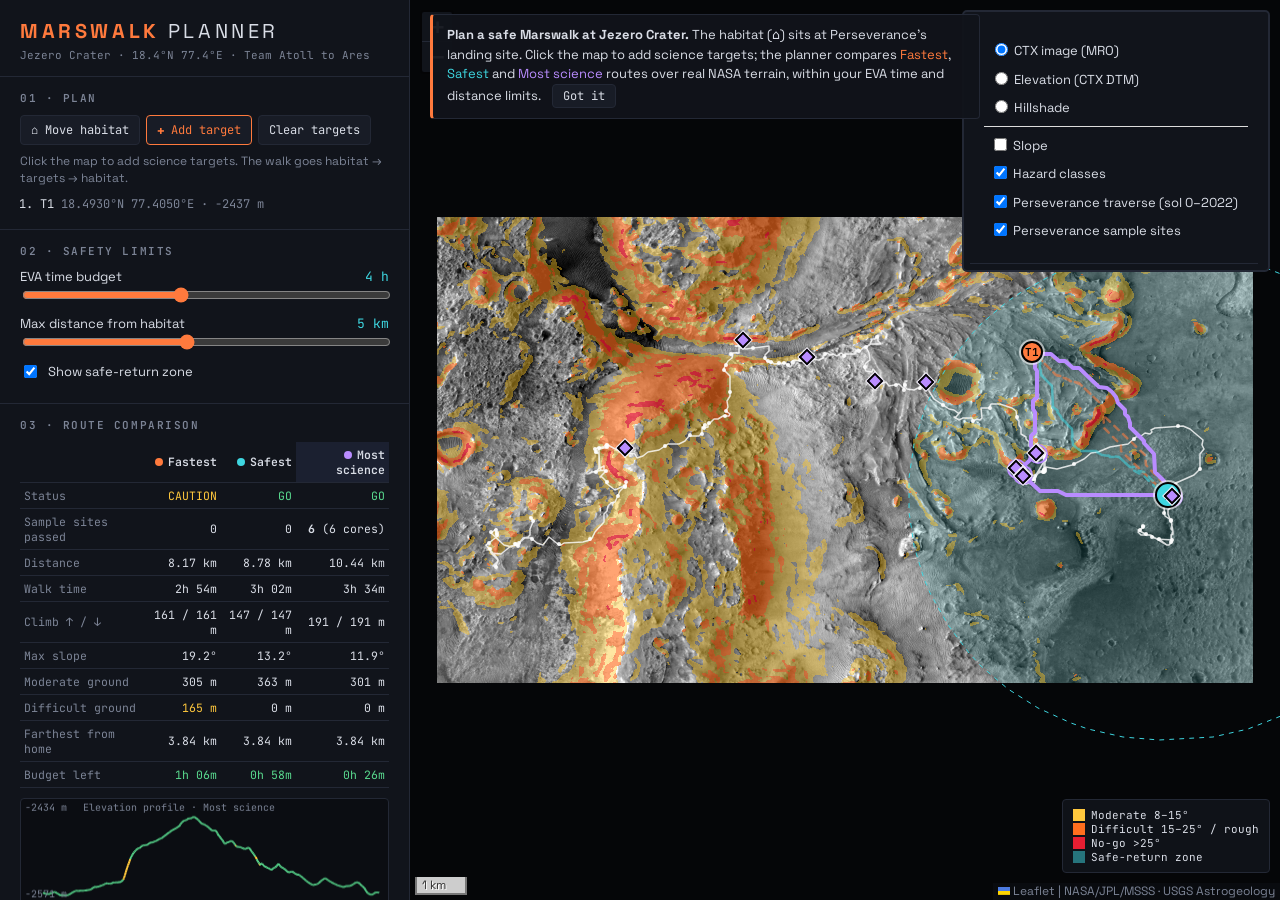
<file: docs/index.html>
<!DOCTYPE html>
<html lang="en">
<head>
<meta charset="utf-8">
<meta name="viewport" content="width=device-width, initial-scale=1">
<title>Marswalk Planner · Jezero Crater</title>
<link rel="stylesheet" href="lib/leaflet.css">
<link rel="preconnect" href="https://fonts.googleapis.com">
<link href="https://fonts.googleapis.com/css2?family=JetBrains+Mono:wght@400;600&family=Space+Grotesk:wght@400;500;700&display=swap" rel="stylesheet">
<link rel="stylesheet" href="style.css?v=3">
</head>
<body>
<aside id="panel">
  <header>
    <div class="brand">MARSWALK<span>PLANNER</span></div>
    <div class="sub">Jezero Crater · 18.4°N 77.4°E · Team Atoll to Ares</div>
  </header>

  <section>
    <h2>01 · Plan</h2>
    <div class="modes">
      <button data-mode="habitat" class="mode">⌂ Move habitat</button>
      <button data-mode="target" class="mode active">✚ Add target</button>
      <button id="clear">Clear targets</button>
    </div>
    <p class="hint" id="hint">Click the map to add science targets. The walk goes habitat → targets → habitat.</p>
    <ol id="targets"></ol>
  </section>

  <section>
    <h2>02 · Safety limits</h2>
    <label>EVA time budget <b id="budgetV"></b>
      <input type="range" id="budget" min="1" max="8" step="0.5" value="4"></label>
    <label>Max distance from habitat <b id="radiusV"></b>
      <input type="range" id="radius" min="1" max="10" step="0.5" value="5"></label>
    <label class="check"><input type="checkbox" id="showZone" checked> Show safe-return zone</label>
  </section>

  <section>
    <h2>03 · Route comparison</h2>
    <div id="compare"><p class="hint">Add a target to compute routes.</p></div>
    <canvas id="profile" width="340" height="120"></canvas>
  </section>

  <section>
    <h2>04 · Science targets</h2>
    <div id="card"><p class="hint">Click a ◆ Perseverance sample site for details. Sample locations = rover position on the sol the tube was sealed.</p></div>
  </section>

  <footer>Data: NASA/JPL-Caltech · MRO CTX · Mars 2020 Perseverance · USGS Astrogeology. <a href="#" id="aboutLink">About &amp; method</a></footer>
</aside>

<main id="map"></main>
<div id="intro">
  <b>Plan a safe Marswalk at Jezero Crater.</b> The habitat (⌂) sits at Perseverance's landing site.
  Click the map to add science targets; the planner compares <span style="color:#ff7a3d">Fastest</span>,
  <span style="color:#3ed6e0">Safest</span> and <span style="color:#b98cff">Most science</span> routes over real NASA terrain,
  within your EVA time and distance limits. <button id="closeIntro">Got it</button>
</div>

<div id="about" class="modal hidden"><div class="card">
  <h3>How it works</h3>
  <p><b>Terrain.</b> A 20 m elevation model of Jezero (MRO CTX stereo, USGS) is turned into slope and roughness. Each 20 m cell gets a hazard class: easy &lt;8°, moderate 8–15°, difficult 15–25°, no-go &gt;25°.</p>
  <p><b>Routing.</b> A* search finds the least-cost path across the grid. Cost = walking time from a Tobler hiking model (uphill and steep downhill are slower) × a hazard penalty that depends on the route profile.</p>
  <p><b>Safety.</b> A reverse search from the habitat gives the return time from every cell. The safe-return zone shows where an astronaut can walk to and back within the EVA budget. The turn-back point is the last spot on the route where you can still get home in time.</p>
  <p class="hint">Assumptions: suited walking speed = 60% of Earth Tobler speed; 20 m data misses boulders &lt;20 m. Not for real mission use.</p>
  <button id="closeAbout">Close</button>
</div></div>

<script src="lib/leaflet.js"></script>
<script src="app.js?v=3"></script>
</body>
</html>
</file>
<file: docs/lib/leaflet.css>
/* required styles */

.leaflet-pane,
.leaflet-tile,
.leaflet-marker-icon,
.leaflet-marker-shadow,
.leaflet-tile-container,
.leaflet-pane > svg,
.leaflet-pane > canvas,
.leaflet-zoom-box,
.leaflet-image-layer,
.leaflet-layer {
	position: absolute;
	left: 0;
	top: 0;
	}
.leaflet-container {
	overflow: hidden;
	}
.leaflet-tile,
.leaflet-marker-icon,
.leaflet-marker-shadow {
	-webkit-user-select: none;
	   -moz-user-select: none;
	        user-select: none;
	  -webkit-user-drag: none;
	}
/* Prevents IE11 from highlighting tiles in blue */
.leaflet-tile::selection {
	background: transparent;
}
/* Safari renders non-retina tile on retina better with this, but Chrome is worse */
.leaflet-safari .leaflet-tile {
	image-rendering: -webkit-optimize-contrast;
	}
/* hack that prevents hw layers "stretching" when loading new tiles */
.leaflet-safari .leaflet-tile-container {
	width: 1600px;
	height: 1600px;
	-webkit-transform-origin: 0 0;
	}
.leaflet-marker-icon,
.leaflet-marker-shadow {
	display: block;
	}
/* .leaflet-container svg: reset svg max-width decleration shipped in Joomla! (joomla.org) 3.x */
/* .leaflet-container img: map is broken in FF if you have max-width: 100% on tiles */
.leaflet-container .leaflet-overlay-pane svg {
	max-width: none !important;
	max-height: none !important;
	}
.leaflet-container .leaflet-marker-pane img,
.leaflet-container .leaflet-shadow-pane img,
.leaflet-container .leaflet-tile-pane img,
.leaflet-container img.leaflet-image-layer,
.leaflet-container .leaflet-tile {
	max-width: none !important;
	max-height: none !important;
	width: auto;
	padding: 0;
	}

.leaflet-container img.leaflet-tile {
	/* See: https://bugs.chromium.org/p/chromium/issues/detail?id=600120 */
	mix-blend-mode: plus-lighter;
}

.leaflet-container.leaflet-touch-zoom {
	-ms-touch-action: pan-x pan-y;
	touch-action: pan-x pan-y;
	}
.leaflet-container.leaflet-touch-drag {
	-ms-touch-action: pinch-zoom;
	/* Fallback for FF which doesn't support pinch-zoom */
	touch-action: none;
	touch-action: pinch-zoom;
}
.leaflet-container.leaflet-touch-drag.leaflet-touch-zoom {
	-ms-touch-action: none;
	touch-action: none;
}
.leaflet-container {
	-webkit-tap-highlight-color: transparent;
}
.leaflet-container a {
	-webkit-tap-highlight-color: rgba(51, 181, 229, 0.4);
}
.leaflet-tile {
	filter: inherit;
	visibility: hidden;
	}
.leaflet-tile-loaded {
	visibility: inherit;
	}
.leaflet-zoom-box {
	width: 0;
	height: 0;
	-moz-box-sizing: border-box;
	     box-sizing: border-box;
	z-index: 800;
	}
/* workaround for https://bugzilla.mozilla.org/show_bug.cgi?id=888319 */
.leaflet-overlay-pane svg {
	-moz-user-select: none;
	}

.leaflet-pane         { z-index: 400; }

.leaflet-tile-pane    { z-index: 200; }
.leaflet-overlay-pane { z-index: 400; }
.leaflet-shadow-pane  { z-index: 500; }
.leaflet-marker-pane  { z-index: 600; }
.leaflet-tooltip-pane   { z-index: 650; }
.leaflet-popup-pane   { z-index: 700; }

.leaflet-map-pane canvas { z-index: 100; }
.leaflet-map-pane svg    { z-index: 200; }

.leaflet-vml-shape {
	width: 1px;
	height: 1px;
	}
.lvml {
	behavior: url(#default#VML);
	display: inline-block;
	position: absolute;
	}


/* control positioning */

.leaflet-control {
	position: relative;
	z-index: 800;
	pointer-events: visiblePainted; /* IE 9-10 doesn't have auto */
	pointer-events: auto;
	}
.leaflet-top,
.leaflet-bottom {
	position: absolute;
	z-index: 1000;
	pointer-events: none;
	}
.leaflet-top {
	top: 0;
	}
.leaflet-right {
	right: 0;
	}
.leaflet-bottom {
	bottom: 0;
	}
.leaflet-left {
	left: 0;
	}
.leaflet-control {
	float: left;
	clear: both;
	}
.leaflet-right .leaflet-control {
	float: right;
	}
.leaflet-top .leaflet-control {
	margin-top: 10px;
	}
.leaflet-bottom .leaflet-control {
	margin-bottom: 10px;
	}
.leaflet-left .leaflet-control {
	margin-left: 10px;
	}
.leaflet-right .leaflet-control {
	margin-right: 10px;
	}


/* zoom and fade animations */

.leaflet-fade-anim .leaflet-popup {
	opacity: 0;
	-webkit-transition: opacity 0.2s linear;
	   -moz-transition: opacity 0.2s linear;
	        transition: opacity 0.2s linear;
	}
.leaflet-fade-anim .leaflet-map-pane .leaflet-popup {
	opacity: 1;
	}
.leaflet-zoom-animated {
	-webkit-transform-origin: 0 0;
	    -ms-transform-origin: 0 0;
	        transform-origin: 0 0;
	}
svg.leaflet-zoom-animated {
	will-change: transform;
}

.leaflet-zoom-anim .leaflet-zoom-animated {
	-webkit-transition: -webkit-transform 0.25s cubic-bezier(0,0,0.25,1);
	   -moz-transition:    -moz-transform 0.25s cubic-bezier(0,0,0.25,1);
	        transition:         transform 0.25s cubic-bezier(0,0,0.25,1);
	}
.leaflet-zoom-anim .leaflet-tile,
.leaflet-pan-anim .leaflet-tile {
	-webkit-transition: none;
	   -moz-transition: none;
	        transition: none;
	}

.leaflet-zoom-anim .leaflet-zoom-hide {
	visibility: hidden;
	}


/* cursors */

.leaflet-interactive {
	cursor: pointer;
	}
.leaflet-grab {
	cursor: -webkit-grab;
	cursor:    -moz-grab;
	cursor:         grab;
	}
.leaflet-crosshair,
.leaflet-crosshair .leaflet-interactive {
	cursor: crosshair;
	}
.leaflet-popup-pane,
.leaflet-control {
	cursor: auto;
	}
.leaflet-dragging .leaflet-grab,
.leaflet-dragging .leaflet-grab .leaflet-interactive,
.leaflet-dragging .leaflet-marker-draggable {
	cursor: move;
	cursor: -webkit-grabbing;
	cursor:    -moz-grabbing;
	cursor:         grabbing;
	}

/* marker & overlays interactivity */
.leaflet-marker-icon,
.leaflet-marker-shadow,
.leaflet-image-layer,
.leaflet-pane > svg path,
.leaflet-tile-container {
	pointer-events: none;
	}

.leaflet-marker-icon.leaflet-interactive,
.leaflet-image-layer.leaflet-interactive,
.leaflet-pane > svg path.leaflet-interactive,
svg.leaflet-image-layer.leaflet-interactive path {
	pointer-events: visiblePainted; /* IE 9-10 doesn't have auto */
	pointer-events: auto;
	}

/* visual tweaks */

.leaflet-container {
	background: #ddd;
	outline-offset: 1px;
	}
.leaflet-container a {
	color: #0078A8;
	}
.leaflet-zoom-box {
	border: 2px dotted #38f;
	background: rgba(255,255,255,0.5);
	}


/* general typography */
.leaflet-container {
	font-family: "Helvetica Neue", Arial, Helvetica, sans-serif;
	font-size: 12px;
	font-size: 0.75rem;
	line-height: 1.5;
	}


/* general toolbar styles */

.leaflet-bar {
	box-shadow: 0 1px 5px rgba(0,0,0,0.65);
	border-radius: 4px;
	}
.leaflet-bar a {
	background-color: #fff;
	border-bottom: 1px solid #ccc;
	width: 26px;
	height: 26px;
	line-height: 26px;
	display: block;
	text-align: center;
	text-decoration: none;
	color: black;
	}
.leaflet-bar a,
.leaflet-control-layers-toggle {
	background-position: 50% 50%;
	background-repeat: no-repeat;
	display: block;
	}
.leaflet-bar a:hover,
.leaflet-bar a:focus {
	background-color: #f4f4f4;
	}
.leaflet-bar a:first-child {
	border-top-left-radius: 4px;
	border-top-right-radius: 4px;
	}
.leaflet-bar a:last-child {
	border-bottom-left-radius: 4px;
	border-bottom-right-radius: 4px;
	border-bottom: none;
	}
.leaflet-bar a.leaflet-disabled {
	cursor: default;
	background-color: #f4f4f4;
	color: #bbb;
	}

.leaflet-touch .leaflet-bar a {
	width: 30px;
	height: 30px;
	line-height: 30px;
	}
.leaflet-touch .leaflet-bar a:first-child {
	border-top-left-radius: 2px;
	border-top-right-radius: 2px;
	}
.leaflet-touch .leaflet-bar a:last-child {
	border-bottom-left-radius: 2px;
	border-bottom-right-radius: 2px;
	}

/* zoom control */

.leaflet-control-zoom-in,
.leaflet-control-zoom-out {
	font: bold 18px 'Lucida Console', Monaco, monospace;
	text-indent: 1px;
	}

.leaflet-touch .leaflet-control-zoom-in, .leaflet-touch .leaflet-control-zoom-out  {
	font-size: 22px;
	}


/* layers control */

.leaflet-control-layers {
	box-shadow: 0 1px 5px rgba(0,0,0,0.4);
	background: #fff;
	border-radius: 5px;
	}
.leaflet-control-layers-toggle {
	background-image: url(images/layers.png);
	width: 36px;
	height: 36px;
	}
.leaflet-retina .leaflet-control-layers-toggle {
	background-image: url(images/layers-2x.png);
	background-size: 26px 26px;
	}
.leaflet-touch .leaflet-control-layers-toggle {
	width: 44px;
	height: 44px;
	}
.leaflet-control-layers .leaflet-control-layers-list,
.leaflet-control-layers-expanded .leaflet-control-layers-toggle {
	display: none;
	}
.leaflet-control-layers-expanded .leaflet-control-layers-list {
	display: block;
	position: relative;
	}
.leaflet-control-layers-expanded {
	padding: 6px 10px 6px 6px;
	color: #333;
	background: #fff;
	}
.leaflet-control-layers-scrollbar {
	overflow-y: scroll;
	overflow-x: hidden;
	padding-right: 5px;
	}
.leaflet-control-layers-selector {
	margin-top: 2px;
	position: relative;
	top: 1px;
	}
.leaflet-control-layers label {
	display: block;
	font-size: 13px;
	font-size: 1.08333em;
	}
.leaflet-control-layers-separator {
	height: 0;
	border-top: 1px solid #ddd;
	margin: 5px -10px 5px -6px;
	}

/* Default icon URLs */
.leaflet-default-icon-path { /* used only in path-guessing heuristic, see L.Icon.Default */
	background-image: url(images/marker-icon.png);
	}


/* attribution and scale controls */

.leaflet-container .leaflet-control-attribution {
	background: #fff;
	background: rgba(255, 255, 255, 0.8);
	margin: 0;
	}
.leaflet-control-attribution,
.leaflet-control-scale-line {
	padding: 0 5px;
	color: #333;
	line-height: 1.4;
	}
.leaflet-control-attribution a {
	text-decoration: none;
	}
.leaflet-control-attribution a:hover,
.leaflet-control-attribution a:focus {
	text-decoration: underline;
	}
.leaflet-attribution-flag {
	display: inline !important;
	vertical-align: baseline !important;
	width: 1em;
	height: 0.6669em;
	}
.leaflet-left .leaflet-control-scale {
	margin-left: 5px;
	}
.leaflet-bottom .leaflet-control-scale {
	margin-bottom: 5px;
	}
.leaflet-control-scale-line {
	border: 2px solid #777;
	border-top: none;
	line-height: 1.1;
	padding: 2px 5px 1px;
	white-space: nowrap;
	-moz-box-sizing: border-box;
	     box-sizing: border-box;
	background: rgba(255, 255, 255, 0.8);
	text-shadow: 1px 1px #fff;
	}
.leaflet-control-scale-line:not(:first-child) {
	border-top: 2px solid #777;
	border-bottom: none;
	margin-top: -2px;
	}
.leaflet-control-scale-line:not(:first-child):not(:last-child) {
	border-bottom: 2px solid #777;
	}

.leaflet-touch .leaflet-control-attribution,
.leaflet-touch .leaflet-control-layers,
.leaflet-touch .leaflet-bar {
	box-shadow: none;
	}
.leaflet-touch .leaflet-control-layers,
.leaflet-touch .leaflet-bar {
	border: 2px solid rgba(0,0,0,0.2);
	background-clip: padding-box;
	}


/* popup */

.leaflet-popup {
	position: absolute;
	text-align: center;
	margin-bottom: 20px;
	}
.leaflet-popup-content-wrapper {
	padding: 1px;
	text-align: left;
	border-radius: 12px;
	}
.leaflet-popup-content {
	margin: 13px 24px 13px 20px;
	line-height: 1.3;
	font-size: 13px;
	font-size: 1.08333em;
	min-height: 1px;
	}
.leaflet-popup-content p {
	margin: 17px 0;
	margin: 1.3em 0;
	}
.leaflet-popup-tip-container {
	width: 40px;
	height: 20px;
	position: absolute;
	left: 50%;
	margin-top: -1px;
	margin-left: -20px;
	overflow: hidden;
	pointer-events: none;
	}
.leaflet-popup-tip {
	width: 17px;
	height: 17px;
	padding: 1px;

	margin: -10px auto 0;
	pointer-events: auto;

	-webkit-transform: rotate(45deg);
	   -moz-transform: rotate(45deg);
	    -ms-transform: rotate(45deg);
	        transform: rotate(45deg);
	}
.leaflet-popup-content-wrapper,
.leaflet-popup-tip {
	background: white;
	color: #333;
	box-shadow: 0 3px 14px rgba(0,0,0,0.4);
	}
.leaflet-container a.leaflet-popup-close-button {
	position: absolute;
	top: 0;
	right: 0;
	border: none;
	text-align: center;
	width: 24px;
	height: 24px;
	font: 16px/24px Tahoma, Verdana, sans-serif;
	color: #757575;
	text-decoration: none;
	background: transparent;
	}
.leaflet-container a.leaflet-popup-close-button:hover,
.leaflet-container a.leaflet-popup-close-button:focus {
	color: #585858;
	}
.leaflet-popup-scrolled {
	overflow: auto;
	}

.leaflet-oldie .leaflet-popup-content-wrapper {
	-ms-zoom: 1;
	}
.leaflet-oldie .leaflet-popup-tip {
	width: 24px;
	margin: 0 auto;

	-ms-filter: "progid:DXImageTransform.Microsoft.Matrix(M11=0.70710678, M12=0.70710678, M21=-0.70710678, M22=0.70710678)";
	filter: progid:DXImageTransform.Microsoft.Matrix(M11=0.70710678, M12=0.70710678, M21=-0.70710678, M22=0.70710678);
	}

.leaflet-oldie .leaflet-control-zoom,
.leaflet-oldie .leaflet-control-layers,
.leaflet-oldie .leaflet-popup-content-wrapper,
.leaflet-oldie .leaflet-popup-tip {
	border: 1px solid #999;
	}


/* div icon */

.leaflet-div-icon {
	background: #fff;
	border: 1px solid #666;
	}


/* Tooltip */
/* Base styles for the element that has a tooltip */
.leaflet-tooltip {
	position: absolute;
	padding: 6px;
	background-color: #fff;
	border: 1px solid #fff;
	border-radius: 3px;
	color: #222;
	white-space: nowrap;
	-webkit-user-select: none;
	-moz-user-select: none;
	-ms-user-select: none;
	user-select: none;
	pointer-events: none;
	box-shadow: 0 1px 3px rgba(0,0,0,0.4);
	}
.leaflet-tooltip.leaflet-interactive {
	cursor: pointer;
	pointer-events: auto;
	}
.leaflet-tooltip-top:before,
.leaflet-tooltip-bottom:before,
.leaflet-tooltip-left:before,
.leaflet-tooltip-right:before {
	position: absolute;
	pointer-events: none;
	border: 6px solid transparent;
	background: transparent;
	content: "";
	}

/* Directions */

.leaflet-tooltip-bottom {
	margin-top: 6px;
}
.leaflet-tooltip-top {
	margin-top: -6px;
}
.leaflet-tooltip-bottom:before,
.leaflet-tooltip-top:before {
	left: 50%;
	margin-left: -6px;
	}
.leaflet-tooltip-top:before {
	bottom: 0;
	margin-bottom: -12px;
	border-top-color: #fff;
	}
.leaflet-tooltip-bottom:before {
	top: 0;
	margin-top: -12px;
	margin-left: -6px;
	border-bottom-color: #fff;
	}
.leaflet-tooltip-left {
	margin-left: -6px;
}
.leaflet-tooltip-right {
	margin-left: 6px;
}
.leaflet-tooltip-left:before,
.leaflet-tooltip-right:before {
	top: 50%;
	margin-top: -6px;
	}
.leaflet-tooltip-left:before {
	right: 0;
	margin-right: -12px;
	border-left-color: #fff;
	}
.leaflet-tooltip-right:before {
	left: 0;
	margin-left: -12px;
	border-right-color: #fff;
	}

/* Printing */

@media print {
	/* Prevent printers from removing background-images of controls. */
	.leaflet-control {
		-webkit-print-color-adjust: exact;
		print-color-adjust: exact;
		}
	}
</file>
<file: docs/style.css>
:root {
  --bg: #0b0d12; --panel: #11141b; --line: #232835; --text: #d9dde6; --dim: #7c8496;
  --accent: #ff7a3d; --cyan: #3ed6e0; --green: #59d98e; --yellow: #ffc83d; --red: #ff4d5e;
  --mono: 'JetBrains Mono', ui-monospace, monospace; --sans: 'Space Grotesk', system-ui, sans-serif;
}
* { box-sizing: border-box; }
html, body { margin: 0; height: 100%; background: var(--bg); color: var(--text); font-family: var(--sans); }
body { display: flex; }
#panel { width: 410px; min-width: 410px; height: 100%; overflow-y: auto; background: var(--panel);
  border-right: 1px solid var(--line); display: flex; flex-direction: column; }
#map { flex: 1; background: #050608; }
header { padding: 18px 20px 14px; border-bottom: 1px solid var(--line); }
.brand { font-weight: 700; letter-spacing: .18em; font-size: 20px; color: var(--accent); }
.brand span { color: var(--text); margin-left: 8px; font-weight: 400; }
.sub { font-family: var(--mono); font-size: 11px; color: var(--dim); margin-top: 4px; }
section { padding: 14px 20px; border-bottom: 1px solid var(--line); }
h2 { font-family: var(--mono); font-size: 11px; font-weight: 600; letter-spacing: .14em; color: var(--dim);
  text-transform: uppercase; margin: 0 0 10px; }
.modes { display: flex; gap: 6px; flex-wrap: wrap; }
button { font-family: var(--mono); font-size: 12px; background: #181c26; color: var(--text);
  border: 1px solid var(--line); border-radius: 4px; padding: 6px 10px; cursor: pointer; }
button:hover { border-color: var(--dim); }
button.active { border-color: var(--accent); color: var(--accent); }
.hint { font-size: 12px; color: var(--dim); margin: 8px 0 0; line-height: 1.45; }
#targets { margin: 8px 0 0; padding-left: 20px; font-family: var(--mono); font-size: 12px; }
#targets li { margin: 3px 0; }
#targets li span { color: var(--dim); }
label { display: block; font-size: 13px; margin: 8px 0; }
label b { font-family: var(--mono); color: var(--cyan); float: right; font-weight: 400; }
input[type=range] { width: 100%; accent-color: var(--accent); }
label.check { display: flex; gap: 8px; align-items: center; }
table { width: 100%; border-collapse: collapse; font-family: var(--mono); font-size: 11.5px; }
th, td { padding: 5px 4px; text-align: right; border-bottom: 1px solid var(--line); }
th:first-child, td:first-child { text-align: left; color: var(--dim); }
th { font-weight: 600; cursor: pointer; }
th.sel { background: #1b2030; }
th .dot { display: inline-block; width: 8px; height: 8px; border-radius: 50%; margin-right: 5px; }
.ok { color: var(--green); } .warn { color: var(--yellow); } .bad { color: var(--red); }
canvas#profile { width: 100%; height: 120px; margin-top: 10px; background: #0b0d12; border: 1px solid var(--line); border-radius: 4px; }
footer { margin-top: auto; padding: 12px 20px; font-size: 11px; color: var(--dim); }
footer a { color: var(--cyan); }
.leaflet-container { background: #050608; font-family: var(--sans); }
.leaflet-control-layers, .leaflet-bar a { background: var(--panel) !important; color: var(--text) !important; border-color: var(--line) !important; }
.leaflet-control-layers-expanded { font-size: 12px; }
.leaflet-popup-content-wrapper, .leaflet-popup-tip { background: var(--panel); color: var(--text); }
.leaflet-control-attribution { background: rgba(11,13,18,.8) !important; color: var(--dim) !important; }
.leaflet-control-attribution a { color: var(--dim) !important; }
.pin { width: 22px; height: 22px; border-radius: 50%; display: grid; place-items: center; font: 600 11px var(--mono);
  color: #000; border: 2px solid #000; box-shadow: 0 0 0 2px rgba(255,255,255,.6); }
.pin.hab { background: var(--cyan); width: 26px; height: 26px; font-size: 14px; }
.pin.tgt { background: var(--accent); }
.pin.turn { background: var(--red); color: #fff; width: 20px; height: 20px; }
.legend { background: rgba(17,20,27,.92); padding: 8px 10px; border: 1px solid var(--line); border-radius: 4px; font: 11px var(--mono); }
.legend i { display: inline-block; width: 12px; height: 12px; margin-right: 6px; vertical-align: -2px; }
.modal { position: fixed; inset: 0; background: rgba(0,0,0,.6); display: grid; place-items: center; z-index: 2000; }
.modal.hidden { display: none; }
.modal .card { background: var(--panel); border: 1px solid var(--line); border-radius: 6px; max-width: 520px; padding: 20px 24px; font-size: 14px; line-height: 1.5; }
.modal h3 { margin-top: 0; color: var(--accent); }
img.pixel { image-rendering: pixelated; }

.diamond { width: 12px; height: 12px; background: #b98cff; border: 2px solid #000; transform: rotate(45deg); box-shadow: 0 0 0 1px #fff; }
.sci { border-left: 2px solid #b98cff; padding-left: 10px; margin-bottom: 10px; }
.sci-h { font-weight: 700; font-size: 15px; } .sci-h .num { font-family: var(--mono); color: #b98cff; font-size: 12px; }
.sci-m { font-family: var(--mono); font-size: 11px; color: var(--dim); margin: 3px 0 6px; }
.sci p { font-size: 13px; margin: 0; line-height: 1.45; }
#card button { margin-top: 6px; }

#intro { position: fixed; left: 430px; right: 300px; top: 14px; z-index: 1000; background: rgba(17,20,27,.95);
  border: 1px solid var(--line); border-left: 3px solid var(--accent); border-radius: 4px; padding: 10px 14px;
  font-size: 13px; line-height: 1.5; }
#intro button { margin-left: 8px; padding: 3px 10px; }
</file>
